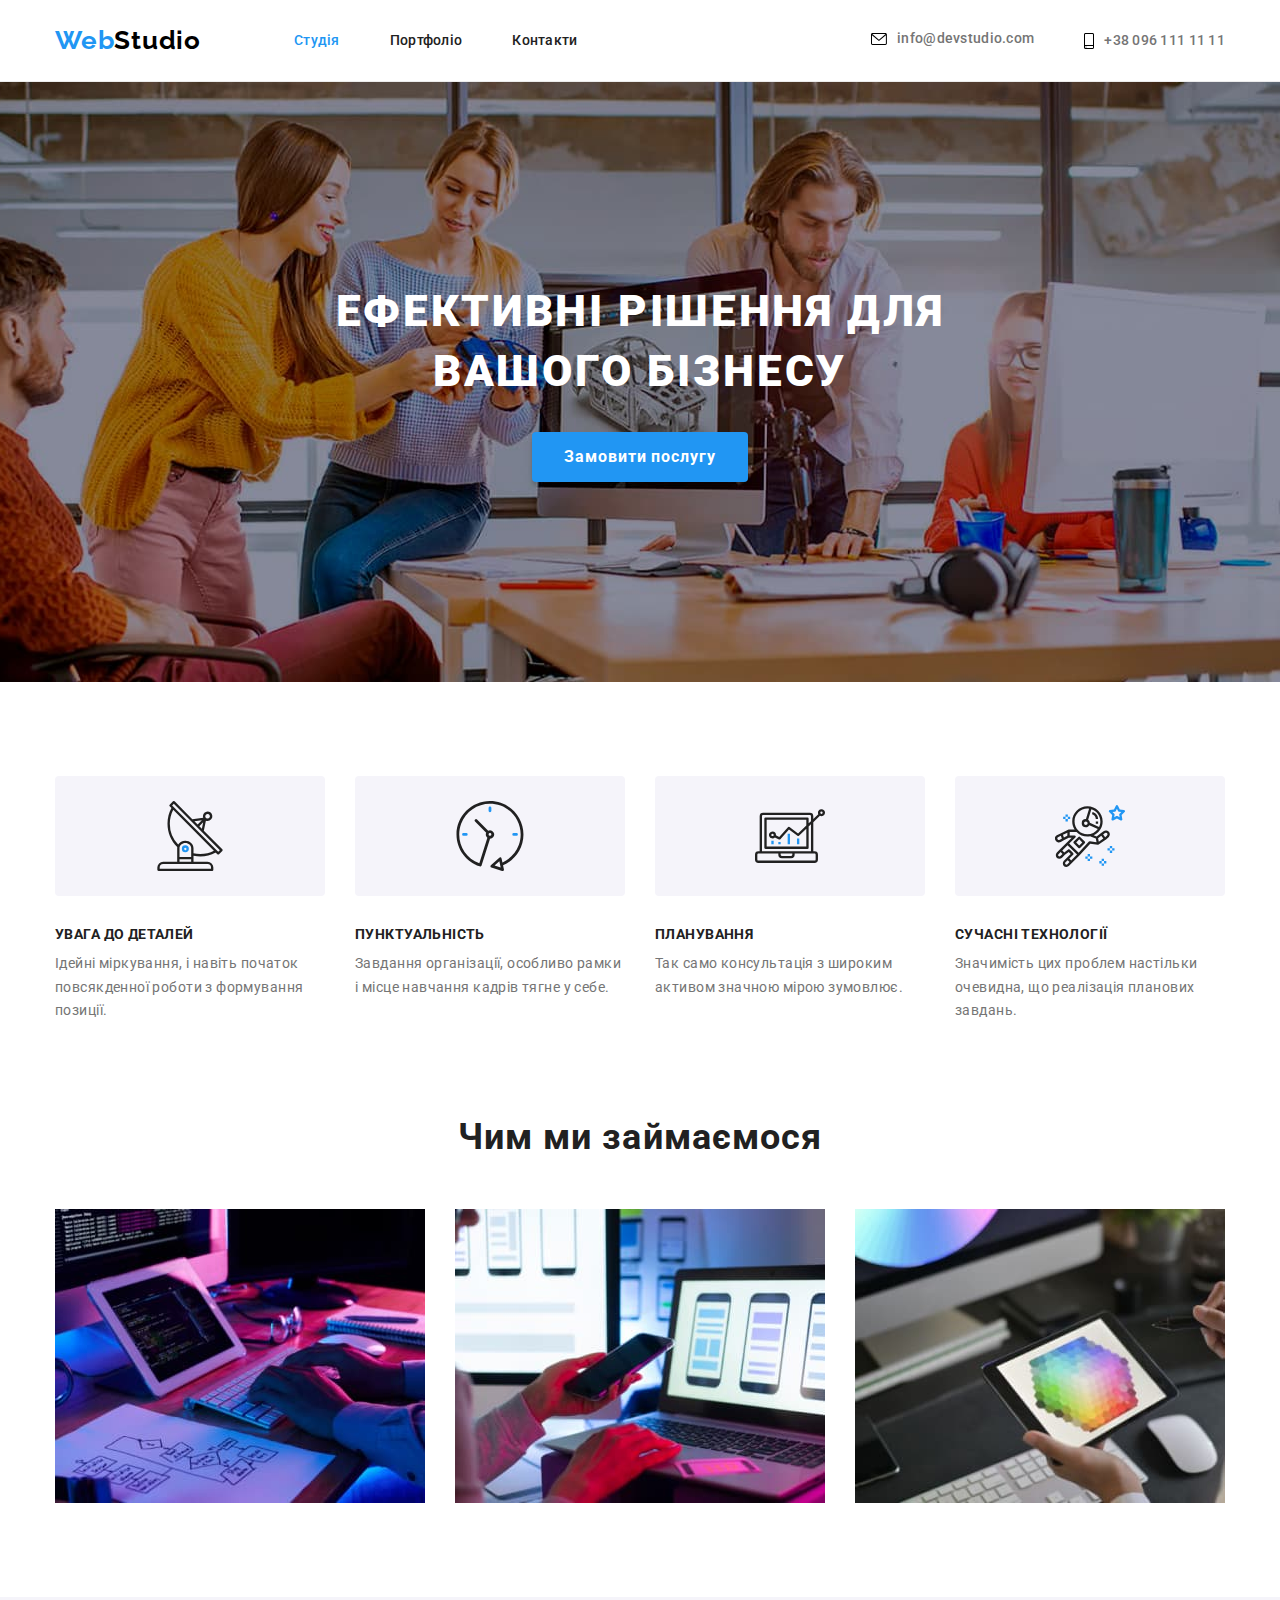
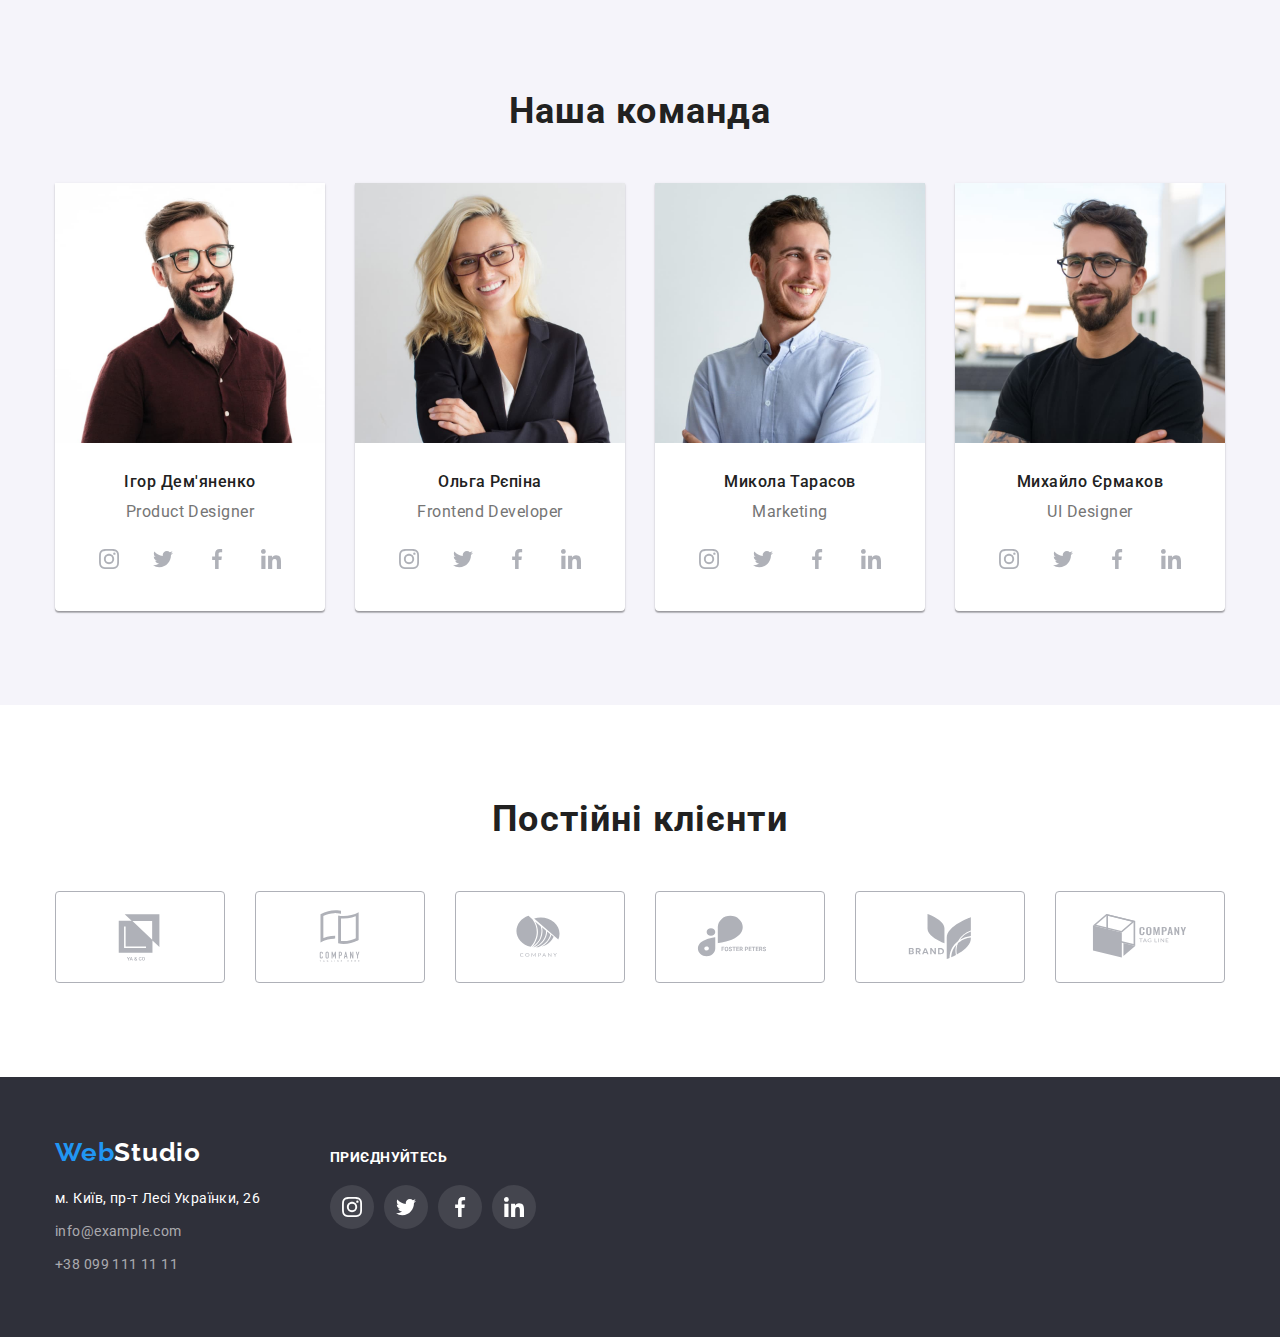
<file: index.html>
<!DOCTYPE html>
<html lang="uk">
  <head>
    <meta charset="UTF-8" />
    <meta http-equiv="X-UA-Compatible" content="IE=edge" />
    <meta name="viewport" content="width=device-width, initial-scale=1.0" />
    <title>Студія</title>
    <link
      rel="stylesheet"
      href="https://cdnjs.cloudflare.com/ajax/libs/modern-normalize/1.1.0/modern-normalize.min.css"
    />
    <link
      href="https://fonts.googleapis.com/css2?family=Raleway:wght@700&family=Roboto:wght@400;500;700;900&display=swap"
      rel="stylesheet"
    />
    <link rel="stylesheet" href="css/styles.css" />
  </head>
  <body>
    <!-- хххххххххххххххххххххххххх Шапка сайту хххххххххххххххххххххххххх -->
    <header class="header">
      <div class="container">
        <nav class="navigation">
          <!-- хххххххххххххххххххххххххх Логотип -->
          <a href="./index.html" class="logo">
            <span class="logo-web">Web</span><span class="logo-black">Studio</span>
          </a>

          <!-- хххххххххххххххххххххххххх Навігація -->
          <ul class="nav-list">
            <li class="nav-item"><a href="./index.html" class="nav current">Студія</a></li>
            <li class="nav-item"><a href="./portfolio.html" class="nav">Портфоліо</a></li>
            <li class="nav-item"><a href="" class="nav">Контакти</a></li>
          </ul>
        </nav>

        <!-- хххххххххххххххххххххххххх Зв'язок -->
        <ul class="nav-list">
          <li class="nav-item">
            <a href="mailto:info@devstudio.com" class="nav contact">
              <svg class="header-icon" width="16px" height="12px">
                <use href="./images/icons.svg#envelope"></use></svg
              >info@devstudio.com</a
            >
          </li>
          <li class="nav-item">
            <a href="tel:+380961111111" class="nav contact">
              <svg class="header-icon" width="10px" height="16px">
                <use href="./images/icons.svg#smartphone"></use></svg
              ><span class="phone">+38 096 111 11 11</span></a
            >
          </li>
        </ul>
      </div>
    </header>

    <!-- хххххххххххххххххххххххххх Головний контент сторінки хххххххххххххххххххххххххх -->
    <main>
      <!-- хххххххххххххххххххххххххх Ефективні рішення для вашого бізнесу хххххххххххххххххххххххххх -->
      <section class="hero section">
        <h1 class="heading">Ефективні рішення для<br />вашого бізнесу</h1>
        <button type="button" class="hero-btn">Замовити послугу</button>
      </section>

      <!-- хххххххххххххххххххххххххх Особливості -->
      <section class="section">
        <div class="container">
          <h2 class="visually-hidden">Особливості</h2>
          <ul class="features">
            <!-- хххххххххххххххххххххххххх -->
            <li class="feature">
              <div class="feature-icon-bg">
                <svg class="feature-icon">
                  <use href="./images/icons.svg#antenna" width="70px" height="70px"></use>
                </svg>
              </div>
              <h3 class="feature-title">УВАГА ДО ДЕТАЛЕЙ</h3>
              <p class="feature-descr">
                Ідейні міркування, і навіть початок повсякденної роботи з формування позиції.
              </p>
            </li>

            <!-- хххххххххххххххххххххххххх -->
            <li class="feature">
              <div class="feature-icon-bg">
                <svg class="feature-icon">
                  <use href="./images/icons.svg#clock" width="70px" height="70px"></use>
                </svg>
              </div>
              <h3 class="feature-title">ПУНКТУАЛЬНІСТЬ</h3>
              <p class="feature-descr">
                Завдання організації, особливо рамки і місце навчання кадрів тягне у себе.
              </p>
            </li>

            <!-- хххххххххххххххххххххххххх -->
            <li class="feature">
              <div class="feature-icon-bg">
                <svg class="feature-icon">
                  <use href="./images/icons.svg#diagram" width="70px" height="70px"></use>
                </svg>
              </div>
              <h3 class="feature-title">ПЛАНУВАННЯ</h3>
              <p class="feature-descr">
                Так само консультація з широким активом значною мірою зумовлює.
              </p>
            </li>

            <!-- хххххххххххххххххххххххххх -->
            <li class="feature">
              <div class="feature-icon-bg">
                <svg class="feature-icon">
                  <use href="./images/icons.svg#astronaut" width="70px" height="70px"></use>
                </svg>
              </div>
              <h3 class="feature-title">СУЧАСНІ ТЕХНОЛОГІЇ</h3>
              <p class="feature-descr">
                Значимість цих проблем настільки очевидна, що реалізація планових завдань.
              </p>
            </li>
          </ul>
        </div>
      </section>

      <!-- хххххххххххххххххххххххххх Чим ми займаємося хххххххххххххххххххххххххх -->
      <section class="doing section">
        <div class="container">
          <h2 class="doing-title">Чим ми займаємося</h2>
          <ul class="doing-list">
            <li class="doing-item">
              <img
                src="./images/doing-1.jpg"
                alt="Хтось пише код"
                width="370"
                height="294"
                class="image"
              />
            </li>
            <li class="doing-item">
              <img
                src="./images/doing-2.jpg"
                alt="Хтось звіряється з ескізом, тримаючи телефон"
                width="370"
                height="294"
                class="image"
              />
            </li>
            <li class="doing-item">
              <img
                src="./images/doing-3.jpg"
                alt="Хтось тримає планшет обираючи колір"
                width="370"
                height="294"
                class="image"
              />
            </li>
          </ul>
        </div>
      </section>

      <!-- хххххххххххххххххххххххххх Наша команда хххххххххххххххххххххххххх -->
      <section class="team section">
        <div class="container">
          <h2 class="team-title">Наша команда</h2>
          <ul class="team-list">
            <!--  хххххххххххххххххххххххххх Ігор Дем'яненко -->
            <li class="team-member">
              <img
                src="./images/team-1.jpg"
                alt="Ігор Дем'яненко"
                width="270"
                height="260"
                class="image"
              />
              <div class="team-container">
                <h3 class="member-name">Ігор Дем'яненко</h3>
                <p class="member-position">Product Designer</p>

                <ul class="network-list">
                  <li class="network-item">
                    <a
                      href="https://www.instagram.com/"
                      target="_blank"
                      rel="noopener noreferrer"
                      class="member-network"
                    >
                      <svg class="team-icon">
                        <use href="./images/icons.svg#instagram"></use>
                      </svg>
                    </a>
                  </li>
                  <li class="network-item">
                    <a
                      href="https://twitter.com/"
                      target="_blank"
                      rel="noopener noreferrer"
                      class="member-network"
                    >
                      <svg class="team-icon">
                        <use href="./images/icons.svg#twitter"></use>
                      </svg>
                    </a>
                  </li>
                  <li class="network-item">
                    <a
                      href="https://www.facebook.com/"
                      class="member-network"
                      target="_blank"
                      rel="noopener noreferrer"
                    >
                      <svg class="team-icon">
                        <use href="./images/icons.svg#facebook"></use>
                      </svg>
                    </a>
                  </li>
                  <li class="network-item">
                    <a
                      href="https://www.linkedin.com/"
                      class="member-network"
                      target="_blank"
                      rel="noopener noreferrer"
                    >
                      <svg class="team-icon">
                        <use href="./images/icons.svg#linkedin"></use>
                      </svg>
                    </a>
                  </li>
                </ul>
              </div>
            </li>

            <!-- хххххххххххххххххххххххххх Ольга Рєпіна -->
            <li class="team-member">
              <img
                src="./images/team-2.jpg"
                alt="Ольга Рєпіна"
                width="270"
                height="260"
                class="image"
              />
              <div class="team-container">
                <h3 class="member-name">Ольга Рєпіна</h3>
                <p class="member-position">Frontend Developer</p>

                <ul class="network-list">
                  <li class="network-item">
                    <a
                      href="https://www.instagram.com/"
                      target="_blank"
                      rel="noopener noreferrer"
                      class="member-network"
                    >
                      <svg class="team-icon">
                        <use href="./images/icons.svg#instagram"></use>
                      </svg>
                    </a>
                  </li>
                  <li class="network-item">
                    <a
                      href="https://twitter.com/"
                      target="_blank"
                      rel="noopener noreferrer"
                      class="member-network"
                    >
                      <svg class="team-icon">
                        <use href="./images/icons.svg#twitter"></use>
                      </svg>
                    </a>
                  </li>
                  <li class="network-item">
                    <a
                      href="https://www.facebook.com/"
                      target="_blank"
                      rel="noopener noreferrer"
                      class="member-network"
                    >
                      <svg class="team-icon">
                        <use href="./images/icons.svg#facebook"></use>
                      </svg>
                    </a>
                  </li>
                  <li class="network-item">
                    <a
                      href="https://www.linkedin.com/"
                      target="_blank"
                      rel="noopener noreferrer"
                      class="member-network"
                    >
                      <svg class="team-icon">
                        <use href="./images/icons.svg#linkedin"></use>
                      </svg>
                    </a>
                  </li>
                </ul>
              </div>
            </li>

            <!-- хххххххххххххххххххххххххх Микола Тарасов -->
            <li class="team-member">
              <img
                src="./images/team-3.jpg"
                alt="Микола Тарасов"
                width="270"
                height="260"
                class="image"
              />
              <div class="team-container">
                <h3 class="member-name">Микола Тарасов</h3>
                <p class="member-position">Marketing</p>

                <ul class="network-list">
                  <li class="network-item">
                    <a
                      href="https://www.instagram.com/"
                      target="_blank"
                      rel="noopener noreferrer"
                      class="member-network"
                    >
                      <svg class="team-icon">
                        <use href="./images/icons.svg#instagram"></use>
                      </svg>
                    </a>
                  </li>
                  <li class="network-item">
                    <a
                      href="https://twitter.com/"
                      target="_blank"
                      rel="noopener noreferrer"
                      class="member-network"
                    >
                      <svg class="team-icon">
                        <use href="./images/icons.svg#twitter"></use>
                      </svg>
                    </a>
                  </li>
                  <li class="network-item">
                    <a
                      href="https://www.facebook.com/"
                      target="_blank"
                      rel="noopener noreferrer"
                      class="member-network"
                    >
                      <svg class="team-icon">
                        <use href="./images/icons.svg#facebook"></use>
                      </svg>
                    </a>
                  </li>
                  <li class="network-item">
                    <a
                      href="https://www.linkedin.com/"
                      target="_blank"
                      rel="noopener noreferrer"
                      class="member-network"
                    >
                      <svg class="team-icon">
                        <use href="./images/icons.svg#linkedin"></use>
                      </svg>
                    </a>
                  </li>
                </ul>
              </div>
            </li>

            <!-- хххххххххххххххххххххххххх Михайло Єрмаков -->
            <li class="team-member">
              <img
                src="./images/team-4.jpg"
                alt="Михайло Єрмаков"
                width="270"
                height="260"
                class="image"
              />
              <div class="team-container">
                <h3 class="member-name">Михайло Єрмаков</h3>
                <p class="member-position">UI Designer</p>

                <ul class="network-list">
                  <li class="network-item">
                    <a
                      href="https://www.instagram.com/"
                      target="_blank"
                      rel="noopener noreferrer"
                      class="member-network"
                    >
                      <svg class="team-icon">
                        <use href="./images/icons.svg#instagram"></use>
                      </svg>
                    </a>
                  </li>
                  <li class="network-item">
                    <a
                      href="https://twitter.com/"
                      target="_blank"
                      rel="noopener noreferrer"
                      class="member-network"
                    >
                      <svg class="team-icon">
                        <use href="./images/icons.svg#twitter"></use>
                      </svg>
                    </a>
                  </li>
                  <li class="network-item">
                    <a
                      href="https://www.facebook.com/"
                      target="_blank"
                      rel="noopener noreferrer"
                      class="member-network"
                    >
                      <svg class="team-icon">
                        <use href="./images/icons.svg#facebook"></use>
                      </svg>
                    </a>
                  </li>
                  <li class="network-item">
                    <a
                      href="https://www.linkedin.com/"
                      target="_blank"
                      rel="noopener noreferrer"
                      class="member-network"
                    >
                      <svg class="team-icon">
                        <use href="./images/icons.svg#linkedin"></use>
                      </svg>
                    </a>
                  </li>
                </ul>
              </div>
            </li>
          </ul>
        </div>
      </section>

      <!-- хххххххххххххххххххххххххх ПОСТІЙНІ КЛІЄНТИ хххххххххххххххххххххххххх -->
      <section class="clients section">
        <div class="container">
          <h2 class="clients-heading">Постійні клієнти</h2>

          <ul class="clients-list">
            <!-- хххххххххххххххххххххххххх -->
            <li class="clients-item">
              <a href="#" target="_blank" rel="noopener noreferrer" class="client-link">
                <svg class="client-logo" width="106px" height="60px">
                  <use href="./images/icons.svg#client-1"></use>
                </svg>
              </a>
            </li>

            <!-- хххххххххххххххххххххххххх -->
            <li class="clients-item">
              <a href="#" target="_blank" rel="noopener noreferrer" class="client-link">
                <svg class="client-logo" width="106px" height="60px">
                  <use href="./images/icons.svg#client-2"></use>
                </svg>
              </a>
            </li>

            <!-- хххххххххххххххххххххххххх -->
            <li class="clients-item">
              <a href="#" target="_blank" rel="noopener noreferrer" class="client-link">
                <svg class="client-logo" width="106px" height="60px">
                  <use href="./images/icons.svg#client-3"></use>
                </svg>
              </a>
            </li>

            <!-- хххххххххххххххххххххххххх -->
            <li class="clients-item">
              <a href="#" target="_blank" rel="noopener noreferrer" class="client-link">
                <svg class="client-logo" width="106px" height="60px">
                  <use href="./images/icons.svg#client-4"></use>
                </svg>
              </a>
            </li>

            <!-- хххххххххххххххххххххххххх -->
            <li class="clients-item">
              <a href="#" target="_blank" rel="noopener noreferrer" class="client-link">
                <svg class="client-logo" width="106px" height="60px">
                  <use href="./images/icons.svg#client-5"></use>
                </svg>
              </a>
            </li>

            <!-- хххххххххххххххххххххххххх -->
            <li class="clients-item">
              <a href="#" target="_blank" rel="noopener noreferrer" class="client-link">
                <svg class="client-logo" width="106px" height="60px">
                  <use href="./images/icons.svg#client-6"></use>
                </svg>
              </a>
            </li>
          </ul>
        </div>
      </section>
    </main>

    <!-- хххххххххххххххххххххххххх Підвал хххххххххххххххххххххххххх -->
    <footer class="footer">
      <div class="container">
        <div class="first-footer-container">
          <!-- хххххххххххххххххххххххххх Логотип -->
          <a href="./index.html" class="logo">
            <span class="logo-web">Web</span><span class="logo-white">Studio</span>
          </a>
          <address>
            <ul class="address-list">
              <!-- хххххххххххххххххххххххххх Розташування -->
              <li>
                <a
                  href="https://www.google.com.ua/maps/search/м.+київ+пр-т+лесі+українки+26/@50.4266707,30.5363676,17z/data=!3m1!4b1?hl=uk"
                  target="_blank"
                  rel="noopener noreferrer"
                  class="contact location"
                >
                  м. Київ, пр-т Лесі Українки, 26
                </a>
              </li>
              <!-- хххххххххххххххххххххххххх Контакти -->
              <li><a href="mailto:info@example.com" class="contact">info@example.com</a></li>
              <li><a href="tel:+380991111111" class="contact">+38 099 111 11 11</a></li>
            </ul>
          </address>
        </div>

        <!-- хххххххххххххххххххххххххх Приєднуйтесь -->
        <div class="second-footer-container">
          <h2 class="footer-networks-title">приєднуйтесь</h2>
          <ul class="footer-networks-list">
            <!-- _______________instagram -->
            <li class="footer-network-item">
              <a
                href="https://www.instagram.com/"
                target="_blank"
                rel="noopener noreferrer"
                class="footer-link"
              >
                <svg class="footer-soc-icon">
                  <use href="./images/icons.svg#instagram" width="20px" height="20px"></use>
                </svg>
              </a>
            </li>
            <!-- _______________twitter -->
            <li class="footer-network-item">
              <a
                href="https://twitter.com/"
                target="_blank"
                rel="noopener noreferrer"
                class="footer-link"
              >
                <svg class="footer-soc-icon">
                  <use href="./images/icons.svg#twitter" width="20px" height="20px"></use>
                </svg>
              </a>
            </li>
            <!-- _______________facebook -->
            <li class="footer-network-item">
              <a
                href="https://www.facebook.com/"
                target="_blank"
                rel="noopener noreferrer"
                class="footer-link"
              >
                <svg class="footer-soc-icon">
                  <use href="./images/icons.svg#facebook" width="20px" height="20px"></use>
                </svg>
              </a>
            </li>
            <!-- _______________linkedin -->
            <li class="footer-network-item">
              <a
                href="https://www.linkedin.com/"
                target="_blank"
                rel="noopener noreferrer"
                class="footer-link"
              >
                <svg class="footer-soc-icon">
                  <use href="./images/icons.svg#linkedin" width="20px" height="20px"></use>
                </svg>
              </a>
            </li>
          </ul>
        </div>
      </div>
    </footer>
  </body>
</html>
</file>
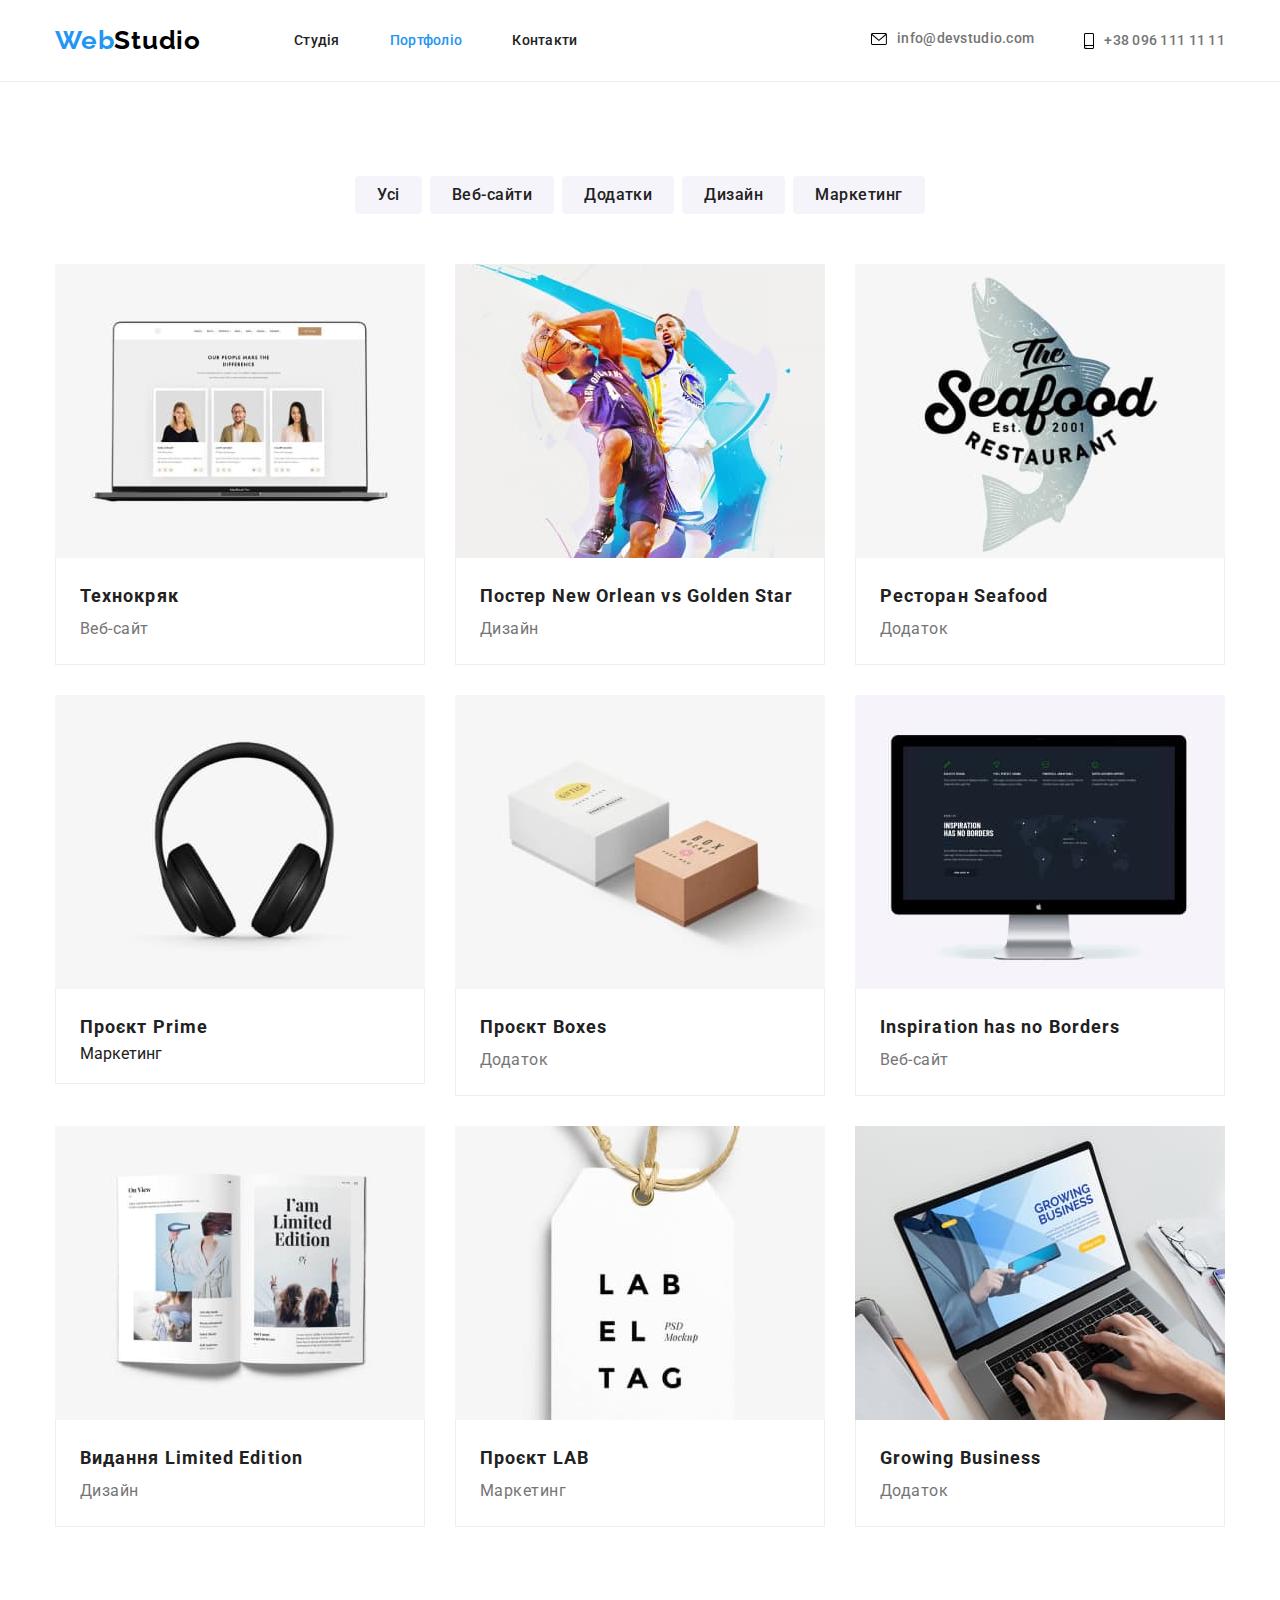
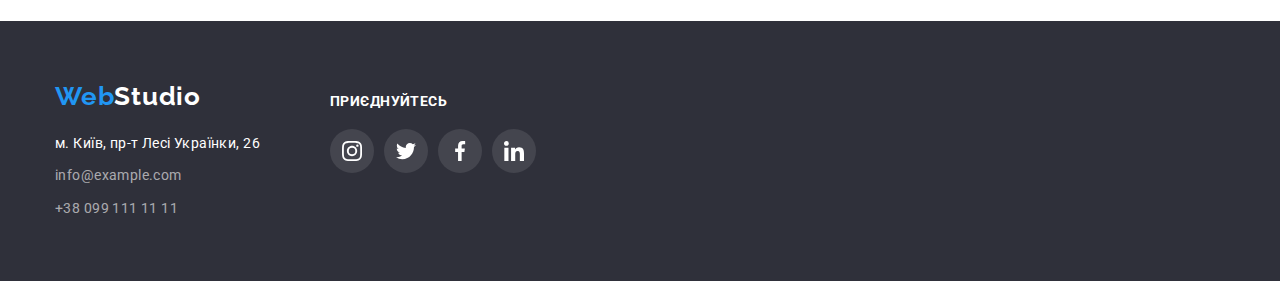
<file: portfolio.html>
<!DOCTYPE html>
<html lang="uk">
  <head>
    <meta charset="UTF-8" />
    <meta http-equiv="X-UA-Compatible" content="IE=edge" />
    <meta name="viewport" content="width=device-width, initial-scale=1.0" />
    <title>Портфоліо</title>
    <link
      rel="stylesheet"
      href="https://cdnjs.cloudflare.com/ajax/libs/modern-normalize/1.1.0/modern-normalize.min.css"
    />
    <link
      href="https://fonts.googleapis.com/css2?family=Raleway:wght@700&family=Roboto:wght@400;500;700;900&display=swap"
      rel="stylesheet"
    />
    <link rel="stylesheet" href="css/styles.css" />
  </head>
  <body>
    <!-- хххххххххххххххххххххххххх Шапка сайту хххххххххххххххххххххххххх -->
    <header class="header">
      <div class="container">
        <nav class="navigation">
          <!-- хххххххххххххххххххххххххх Логотип -->
          <a href="./index.html" class="logo">
            <span class="logo-web">Web</span><span class="logo-black">Studio</span>
          </a>

          <!-- хххххххххххххххххххххххххх Навігація -->
          <ul class="nav-list">
            <li class="nav-item"><a href="./index.html" class="nav">Студія</a></li>
            <li class="nav-item"><a href="./portfolio.html" class="nav current">Портфоліо</a></li>
            <li class="nav-item"><a href="" class="nav">Контакти</a></li>
          </ul>
        </nav>

        <!-- хххххххххххххххххххххххххх Зв'язок -->
        <ul class="nav-list">
          <li class="nav-item">
            <a href="mailto:info@devstudio.com" class="nav contact">
              <svg class="header-icon" width="16px" height="12px">
                <use href="./images/icons.svg#envelope"></use></svg
              >info@devstudio.com</a
            >
          </li>
          <li class="nav-item">
            <a href="tel:+380961111111" class="nav contact">
              <svg class="header-icon" width="10px" height="16px">
                <use href="./images/icons.svg#smartphone"></use></svg
              ><span class="phone">+38 096 111 11 11</span></a
            >
          </li>
        </ul>
      </div>
    </header>

    <!-- хххххххххххххххххххххххххх Головний контент сторінки хххххххххххххххххххххххххх -->
    <main>
      <section class="section">
        <div class="portfolio container">
          <h1 class="visually-hidden">Портфоліо</h1>

          <!-- хххххххххххххххххххххххххх Фільтр -->
          <ul class="filter">
            <!--  -->
            <li>
              <button type="button" class="button">Усі</button>
            </li>
            <!--  -->
            <li>
              <button type="button" class="button">Веб-сайти</button>
            </li>
            <!--  -->
            <li>
              <button type="button" class="button">Додатки</button>
            </li>
            <!--  -->
            <li>
              <button type="button" class="button">Дизайн</button>
            </li>
            <!--  -->
            <li>
              <button type="button" class="button">Маркетинг</button>
            </li>
          </ul>

          <!-- хххххххххххххххххххххххххх Портфоліо -->
          <ul class="pf-list">
            <!-- хххххххххххххххххххххххххх -->
            <li class="pf-item">
              <img
                class="image"
                src="./images/web_tech-crack.jpg"
                alt="Сторінка сайту зі списком людей"
                width="370"
                height="294"
              />

              <div class="descr-container">
                <h2>Технокряк</h2>
                <p class="type">Веб-сайт</p>
              </div>
            </li>
            <!-- хххххххххххххххххххххххххх -->
            <li class="pf-item">
              <img
                class="image"
                src="./images/design_basketball-poster.jpg"
                alt="Постер до змагань з баскетболу"
                width="370"
                height="294"
              />

              <div class="descr-container">
                <h2>Постер New Orlean vs Golden Star</h2>
                <p class="type">Дизайн</p>
              </div>
            </li>
            <!-- хххххххххххххххххххххххххх -->
            <li class="pf-item">
              <img
                class="image"
                src="./images/application_seafood-restaurant.jpg"
                alt="Логотип ресторану морської їжі"
                width="370"
                height="294"
              />

              <div class="descr-container">
                <h2>Ресторан Seafood</h2>
                <p class="type">Додаток</p>
              </div>
            </li>
            <!-- хххххххххххххххххххххххххх -->
            <li class="pf-item">
              <img
                class="image"
                src="./images/marketing_prime-project.jpg"
                alt="Чорні навушники"
                width="370"
                height="294"
              />

              <div class="descr-container">
                <h2>Проєкт Prime</h2>
                <p>Маркетинг</p>
              </div>
            </li>
            <!-- хххххххххххххххххххххххххх -->
            <li class="pf-item">
              <img
                class="image"
                src="./images/application_boxes-project.jpg"
                alt="Дві мінімалістичні коробочки"
                width="370"
                height="294"
              />

              <div class="descr-container">
                <h2>Проєкт Boxes</h2>
                <p class="type">Додаток</p>
              </div>
            </li>
            <!-- хххххххххххххххххххххххххх -->
            <li class="pf-item">
              <img
                class="image"
                src="./images/web_inspiration.jpg"
                alt="Веб-сайт з крапками розташувань на мапі світу"
                width="370"
                height="294"
              />

              <div class="descr-container">
                <h2>Inspiration has no Borders</h2>
                <p class="type">Веб-сайт</p>
              </div>
            </li>
            <!-- хххххххххххххххххххххххххх -->
            <li class="pf-item">
              <img
                class="image"
                src="./images/design_limited-edition.jpg"
                alt="Відкритий журнал"
                width="370"
                height="294"
              />

              <div class="descr-container">
                <h2>Видання Limited Edition</h2>
                <p class="type">Дизайн</p>
              </div>
            </li>
            <!-- хххххххххххххххххххххххххх -->
            <li class="pf-item">
              <img
                class="image"
                src="./images/marketing_lab-project.jpg"
                alt="Біла бирка на мотузці"
                width="370"
                height="294"
              />

              <div class="descr-container">
                <h2>Проєкт LAB</h2>
                <p class="type">Маркетинг</p>
              </div>
            </li>
            <!-- хххххххххххххххххххххххххх -->
            <li class="pf-item">
              <img
                class="image"
                src="./images/application_growing-business.jpg"
                alt="Хтось друкує на сайті за ноутбуком"
                width="370"
                height="294"
              />

              <div class="descr-container">
                <h2>Growing Business</h2>
                <p class="type">Додаток</p>
              </div>
            </li>
          </ul>
        </div>
      </section>
    </main>

    <!-- хххххххххххххххххххххххххх Підвал хххххххххххххххххххххххххх -->
    <footer class="footer">
      <div class="container">
        <div class="first-footer-container">
          <!-- хххххххххххххххххххххххххх Логотип -->
          <a href="./index.html" class="logo">
            <span class="logo-web">Web</span><span class="logo-white">Studio</span>
          </a>
          <address>
            <ul class="address-list">
              <!-- хххххххххххххххххххххххххх Розташування -->
              <li>
                <a
                  href="https://www.google.com.ua/maps/search/м.+київ+пр-т+лесі+українки+26/@50.4266707,30.5363676,17z/data=!3m1!4b1?hl=uk"
                  target="_blank"
                  rel="noopener noreferrer"
                  class="contact location"
                >
                  м. Київ, пр-т Лесі Українки, 26
                </a>
              </li>
              <!-- хххххххххххххххххххххххххх Контакти -->
              <li><a href="mailto:info@example.com" class="contact">info@example.com</a></li>
              <li><a href="tel:+380991111111" class="contact">+38 099 111 11 11</a></li>
            </ul>
          </address>
        </div>

        <!-- хххххххххххххххххххххххххх Приєднуйтесь -->
        <div class="second-footer-container">
          <h2 class="footer-networks-title">приєднуйтесь</h2>
          <ul class="footer-networks-list">
            <!-- _______________instagram -->
            <li class="footer-network-item">
              <a
                href="https://www.instagram.com/"
                target="_blank"
                rel="noopener noreferrer"
                class="footer-link"
              >
                <svg class="footer-soc-icon">
                  <use href="./images/icons.svg#instagram" width="20px" height="20px"></use>
                </svg>
              </a>
            </li>
            <!-- _______________twitter -->
            <li class="footer-network-item">
              <a
                href="https://twitter.com/"
                target="_blank"
                rel="noopener noreferrer"
                class="footer-link"
              >
                <svg class="footer-soc-icon">
                  <use href="./images/icons.svg#twitter" width="20px" height="20px"></use>
                </svg>
              </a>
            </li>
            <!-- _______________facebook -->
            <li class="footer-network-item">
              <a
                href="https://www.facebook.com/"
                target="_blank"
                rel="noopener noreferrer"
                class="footer-link"
              >
                <svg class="footer-soc-icon">
                  <use href="./images/icons.svg#facebook" width="20px" height="20px"></use>
                </svg>
              </a>
            </li>
            <!-- _______________linkedin -->
            <li class="footer-network-item">
              <a
                href="https://www.linkedin.com/"
                target="_blank"
                rel="noopener noreferrer"
                class="footer-link"
              >
                <svg class="footer-soc-icon">
                  <use href="./images/icons.svg#linkedin" width="20px" height="20px"></use>
                </svg>
              </a>
            </li>
          </ul>
        </div>
      </div>
    </footer>
  </body>
</html>
</file>
<file: css/styles.css>
/* css змінні */
:root {
  --logo-black: #000000;
  --logo-white: #ffffff;
  --header-border: #ececec;
  --blue-accent: #2196f3;
  --hover-text-accent: #ffffff;
  --main-color: #212121;
  --minor-color: #757575;
  --bg-accent: #f5f4fa;
  --portfolio-borders-color: #eeeeee;
  --footer-contact-color: rgba(255, 255, 255, 0.6);
  --secondary-bg: #2f303a;
}

body {
  background-color: #ffffff;
  color: #212121;
  font-family: 'Roboto', sans-serif;
}

/* Сховані заголовки */
.visually-hidden {
  display: none;
  /* position: absolute;
  white-space: nowrap;
  width: 1px;
  height: 1px;
  overflow: hidden;
  border: 0;
  padding: 0;
  clip: rect(0 0 0 0);
  clip-path: inset(50%);
  margin: -1px; */
}

.container {
  width: 100%;
  max-width: 1200px;
  margin: 0 auto;
  padding-right: 15px;
  padding-left: 15px;

  /* outline: 1px solid tomato; */
}

.section {
  padding-top: 94px;
  padding-bottom: 94px;

  /* outline: 1px solid chartreuse; */
}

/* Скидання параметрів елементів */
h1,
h2,
h3,
p {
  margin-top: 0;
  margin-bottom: 0;
}

ul,
li {
  margin-top: 0;
  margin-bottom: 0;
  padding-left: 0;
  list-style: none;
}

.image {
  display: block;
}

/* --------------------Шапка сайту-------------------- */

.header {
  border-bottom: 1px solid var(--header-border);
}

.header .container {
  display: flex;
  justify-content: space-between;
  align-items: center;
}

header .container {
  padding-top: 25px;
  padding-bottom: 25px;
}

.navigation {
  display: flex;
  align-items: center;
}

/*__________Логотип */

.logo {
  text-decoration: none;
  font-family: 'Raleway', sans-serif;
  font-weight: 700;
  font-size: 26px;
  line-height: 1.19;
  letter-spacing: 0.03em;
}

header .logo {
  margin-right: 93px;
}

.logo-web {
  color: var(--blue-accent);
}

.logo-black {
  color: var(--logo-black);
}

/*__________Навігація*/

.nav-list {
  display: flex;
}

.nav-list a {
  font-weight: 500;
  font-size: 14px;
  line-height: 1.14;
  letter-spacing: 0.02em;
}

ul > .nav-item:not(:last-child) {
  margin-right: 50px;
}

.nav {
  color: var(--main-color);
  text-decoration: none;
}

.nav:hover,
.nav:focus {
  color: var(--blue-accent);
}

.nav.current {
  color: var(--blue-accent);
}

/*__________Контакти хедера*/

.nav.contact {
  color: var(--minor-color);
  display: inline-flex;
  align-items: center;
}

/* Іконки контактів в хедері */
.header-icon {
  display: inline-block;
  margin-right: 10px;
}

a.contact:hover,
a.contact:focus {
  color: var(--blue-accent);
}

header .contact:hover .header-icon,
header .contact:focus .header-icon {
  stroke: var(--blue-accent);
}

.phone {
  align-self: baseline;
}

/* ----------Головний контент студії---------- */

/*__________Герой*/

.hero {
  text-align: center;
  background-color: var(--secondary-bg);

  margin-right: auto;
  margin-left: auto;
  max-width: 1600px;
  width: 100%;
  background-image: url(../images/team-work-bg.jpg),
    linear-gradient(to top, rgba(47, 48, 58, 0.4), rgba(47, 48, 58, 0.4));
  background-size: cover;
  background-repeat: no-repeat;
  background-position: right 50% bottom 50%;

  padding-top: 200px;
  padding-bottom: 200px;
}

.heading {
  color: var(--hover-text-accent);
  font-style: normal;
  font-weight: 900;
  font-size: 44px;
  line-height: 1.36;
  text-align: center;
  letter-spacing: 0.06em;
  text-transform: uppercase;

  margin-top: 0;
  margin-bottom: 30px;
}

.hero-btn {
  font-family: inherit;
  font-weight: 700;
  font-size: 16px;
  line-height: 30px;
  text-align: center;
  letter-spacing: 0.06em;
  padding: 10px 32px;

  background-color: var(--blue-accent);
  color: var(--hover-text-accent);

  box-shadow: 0px 4px 4px rgba(0, 0, 0, 0.15);
  border: none;
  border-radius: 4px;
  cursor: pointer;
}

.hero-btn:focus,
.hero-btn:hover {
  background-color: var(--bg-accent);
  color: inherit;
}

/* __________Особливості*/

.features {
  display: flex;
  justify-content: space-between;
}

.feature:not(:last-child) {
  margin-right: 30px;
}

/* .feature {
  max-width: 270px;
  width: 100%;
} */

/* ---------------------Іконки фічей------- */

.feature-icon-bg {
  background-color: #f5f4fa;
  width: 270px;
  height: 120px;
  margin-bottom: 30px;
  padding: 25px 100px;
  border-radius: 4px;
}

.feature-title {
  font-weight: 700;
  font-size: 14px;
  line-height: 16px;
  letter-spacing: 0.03em;
  text-transform: uppercase;
  color: var(--main-color);

  margin: 0;
  padding: 0;
}

.feature-descr {
  font-weight: 400;
  font-size: 14px;
  line-height: 1.71;
  letter-spacing: 0.03em;
  color: var(--minor-color);

  margin-top: 10px;
  margin-bottom: 0;
  padding: 0;
}

/* __________Чим ми займаємося */

.doing.section {
  padding-top: 0;
}

.doing .container {
  flex-direction: column;
}

.doing-title {
  font-style: normal;
  font-weight: 700;
  font-size: 36px;
  line-height: 1.16;
  text-align: center;
  letter-spacing: 0.03em;
  color: var(--main-color);

  margin: 0;
}

.doing-list {
  margin-top: 50px;
  display: flex;
}

.doing-item {
  padding: 0;
}

.doing-item:not(:last-child) {
  margin-right: 30px;
}

/* __________Наша команда */

.team {
  background-color: var(--bg-accent);
}

.team .container {
  flex-direction: column;
}

.team-title {
  font-style: normal;
  font-weight: 700;
  font-size: 36px;
  line-height: 1.16;
  text-align: center;
  letter-spacing: 0.03em;
  color: var(--main-color);

  margin-bottom: 50px;
}

.team-list {
  display: flex;
  justify-content: space-between;
}

.team-member {
  background-color: var(--hover-text-accent);
  box-shadow: 0px 1px 3px rgba(0, 0, 0, 0.12), 0px 1px 1px rgba(0, 0, 0, 0.14),
    0px 2px 1px rgba(0, 0, 0, 0.2);
  border-radius: 0px 0px 4px 4px;
}

.team-member:not(:last-child) {
  margin-right: 30px;
}

.team-container {
  padding: 30px;
}

.member-name {
  font-style: normal;
  font-weight: 500;
  font-size: 16px;
  line-height: 1.18;
  text-align: center;
  letter-spacing: 0.03em;
  color: var(--main-color);

  margin-bottom: 10px;
}

.member-position {
  font-weight: 400;
  font-size: 16px;
  line-height: 19px;
  text-align: center;
  letter-spacing: 0.03em;
  color: var(--minor-color);

  margin-bottom: 16px;
}

/* ---------------------Іконки соц-мереж команди */

.network-list {
  display: flex;
  justify-content: center;
  gap: 10px;
}

.network-item {
  /* background-color: teal; */
  display: flex;
  justify-content: center;
  align-items: center;
}

.member-network {
  display: flex;
  justify-content: center;
  align-items: center;
  width: 44px;
  height: 44px;
  /* background-color: tomato; */
  border-radius: 50%;
}

.team-icon {
  width: 20px;
  height: 20px;
  fill: #afb1b8;
}

.member-network:hover .team-icon,
.member-network:focus .team-icon,
.member-network:hover,
.member-network:focus {
  fill: white;
  background-color: var(--blue-accent);
}

.clients-heading {
  font-style: normal;
  font-weight: 700;
  font-size: 36px;
  line-height: 1.16;
  text-align: center;
  letter-spacing: 0.03em;
  color: var(--main-color);

  margin-bottom: 50px;
}

/* ---------------------Іконки постійних клієнтів */

.clients-list {
  display: flex;
  justify-content: center;
  gap: 30px;
}

.client-link {
  width: 170px;
  height: 92px;
  display: flex;
  justify-content: center;
  align-items: center;
  border-radius: 4px;
  border: #afb1b8 solid 1px;
  fill: #afb1b8;
}

.client-link:hover,
.client-link:focus {
  border: var(--blue-accent) 1px solid;
}

.client-link:hover .client-logo,
.client-link:focus .client-logo {
  fill: var(--blue-accent);
}

/* ----------Головний контент портфоліо---------- */

.portfolio {
  display: flex;
  flex-direction: column;
}

/* __________ Фільтр */

.filter {
  display: flex;
  justify-content: center;
}

.filter li:not(:last-child) {
  margin-right: 8px;
}

.filter .button {
  background-color: var(--bg-accent);
  color: var(--main-color);
  font-family: inherit;
  font-weight: 500;
  font-size: 16px;
  line-height: 1.62;
  text-align: center;
  letter-spacing: 0.03em;

  padding: 6px 22px;
  border: none;
  cursor: pointer;
  border-radius: 4px;
}

.filter .button:hover,
.filter .button:focus {
  background-color: var(--blue-accent);
  color: var(--hover-text-accent);
  box-shadow: 0px 3px 1px rgba(0, 0, 0, 0.1), 0px 1px 2px rgba(0, 0, 0, 0.08),
    0px 2px 2px rgba(0, 0, 0, 0.12);
}

/* __________ Портфоліо */

.pf-list {
  margin-top: 50px;
  display: flex;
  flex-wrap: wrap;
  gap: 30px;
}

.pf-list h2 {
  font-weight: 700;
  font-size: 18px;
  line-height: 2;
  letter-spacing: 0.06em;
}

.pf-list .type {
  color: var(--minor-color);
  font-size: 16px;
  line-height: 1.87;
  letter-spacing: 0.03em;
}

.pf-item {
  flex-basis: calc((100% - 68px) / 3);
}

.pf-item:hover,
.pf-item:focus {
  box-shadow: 0px 1px 1px rgba(0, 0, 0, 0.12), 0px 4px 4px rgba(0, 0, 0, 0.06),
    1px 4px 6px rgba(0, 0, 0, 0.16);
}

.descr-container {
  padding: 20px 24px;
  border: 1px solid var(--portfolio-borders-color);
  border-top: none;
}

/* ----------Підвал---------- */

.footer {
  background-color: var(--secondary-bg);
  padding-top: 60px;
  padding-bottom: 60px;
}

footer .container {
  display: flex;
}

.first-footer-container {
  display: flex;
  flex-direction: column;
}

footer .logo {
  margin-bottom: 20px;
}

.logo-white {
  color: var(--logo-white);
}

.address-list a {
  text-decoration: none;
  font-style: normal;
  font-weight: 400;
  font-size: 14px;
  line-height: 1.71;
  letter-spacing: 0.03em;
}

.address-list > li:not(:last-child) {
  margin-bottom: 9px;
}

.contact.location {
  color: #ffffff;
}

address .contact {
  color: var(--footer-contact-color);
}

.second-footer-container {
  margin-top: 12px;
  margin-left: 70px;
}

.footer-networks-title {
  font-weight: 700;
  font-size: 14px;
  line-height: 16px;
  letter-spacing: 0.03em;
  text-transform: uppercase;

  color: #ffffff;
  margin-bottom: 20px;
}

.footer-networks-list {
  display: flex;
  gap: 10px;
}

/* ------------------------Іконки футера */

.footer-link {
  display: flex;
  width: 44px;
  height: 44px;
  background-color: rgba(255, 255, 255, 0.1);
  border-radius: 50%;
  justify-content: center;
  align-items: center;
}

.footer-link:hover,
.footer-link:focus {
  background-color: var(--blue-accent);
}

.footer-soc-icon {
  width: 20px;
  height: 20px;
  fill: #ffffff;
}
</file>
